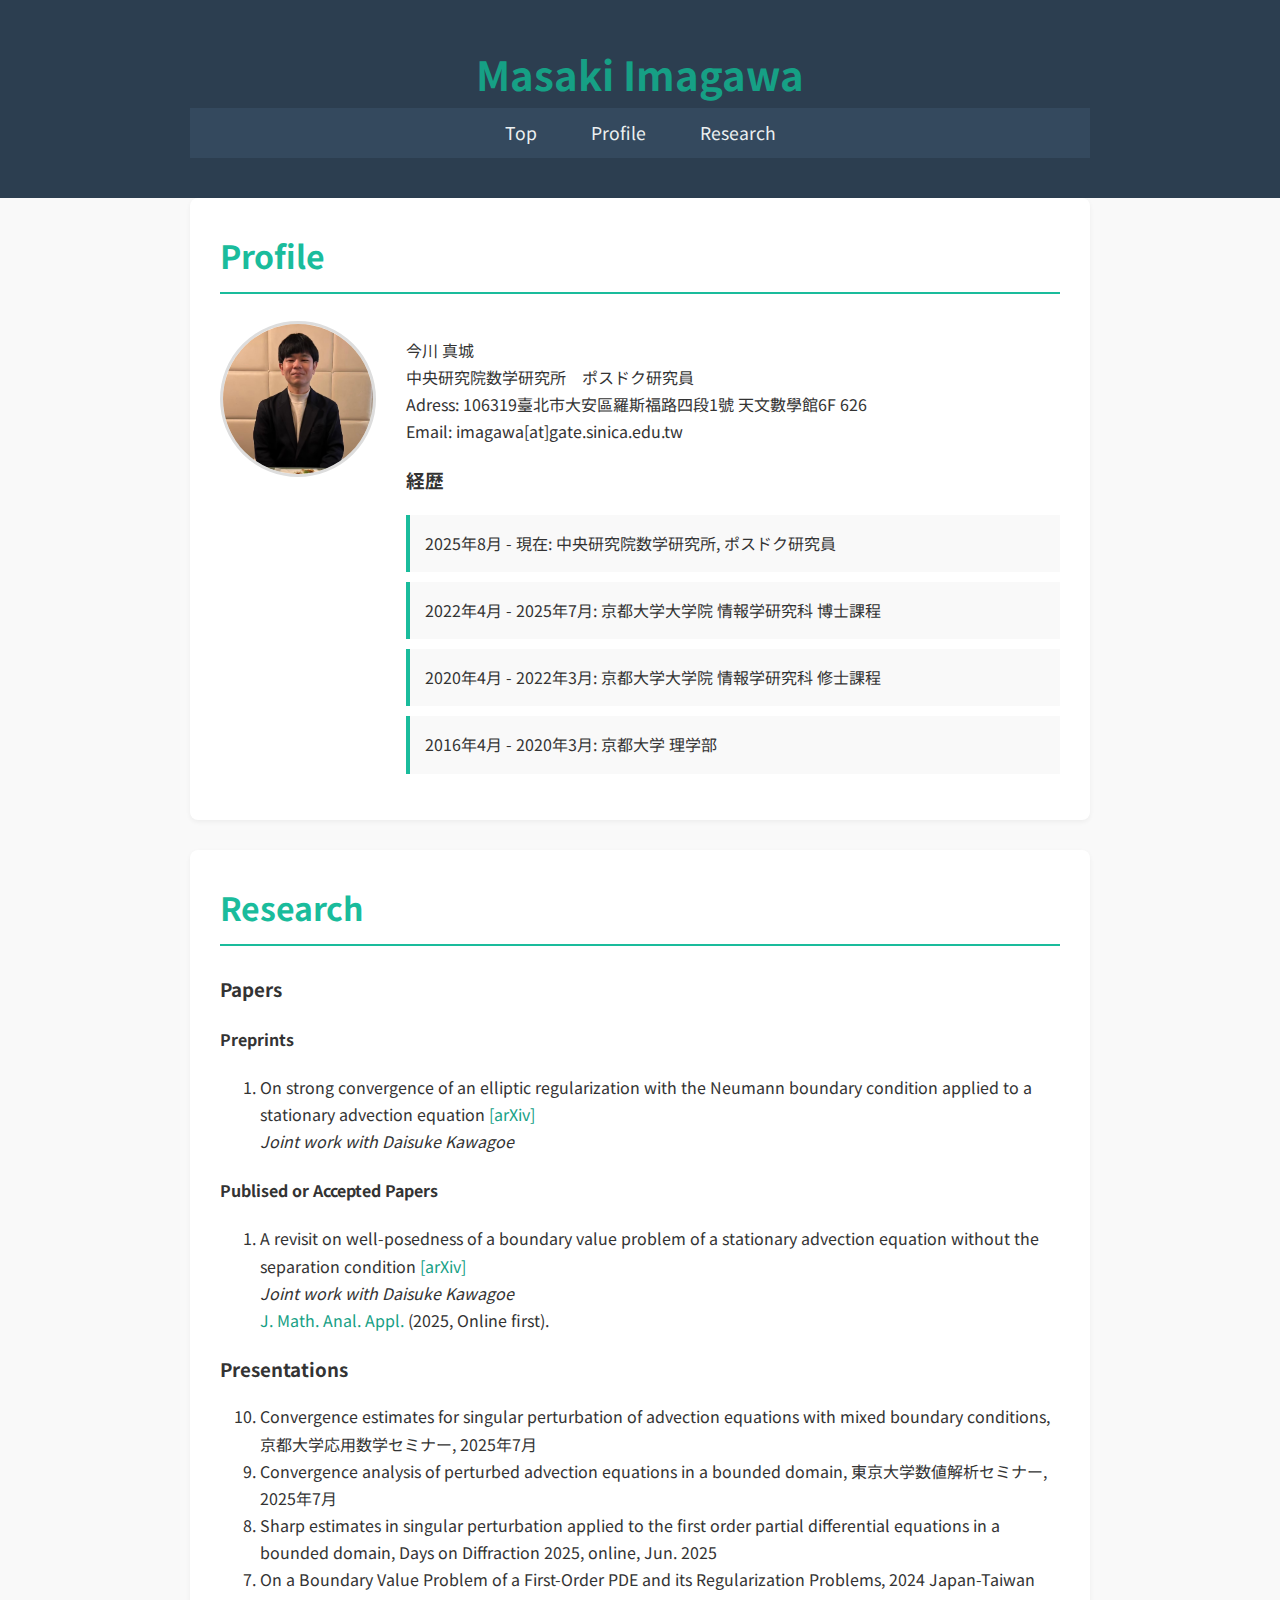
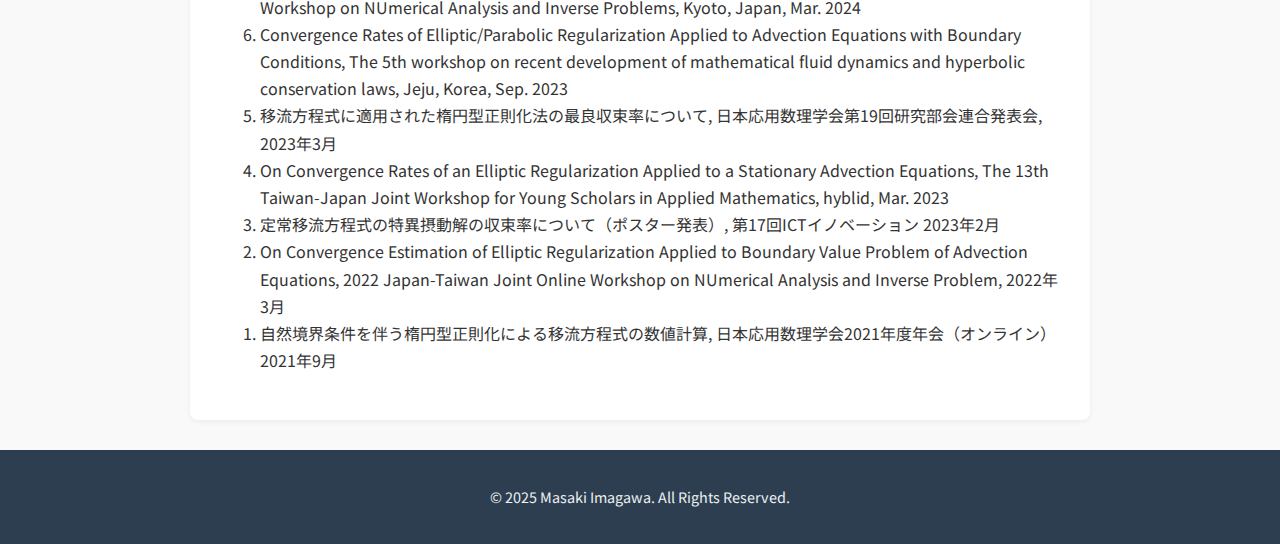
<file: index.html>
<!DOCTYPE html>
<html lang="ja">
<head>
    <meta charset="UTF-8">
    <meta name="viewport" content="width=device-width, initial-scale=1.0">
    <title>今川真城 - 中央研究院数学研究所</title>
    <link rel="stylesheet" href="style.css">
    <link href="https://fonts.googleapis.com/css2?family=Noto+Sans+JP:wght@300;400;700&family=Roboto:wght@400;700&display=swap" rel="stylesheet">
</head>
<body>
    <header>
        <div class="container">
            <h1 class="site-title"><a href="#">Masaki Imagawa</a></h1>
            <nav>
                <ul>
                    <li><a href="#">Top</a></li>
                    <li><a href="#profile">Profile</a></li>
                    <li><a href="#research">Research</a></li>
                    <!-- <li><a href="#contact">Contact</a></li> -->
                </ul>
            </nav>
        </div>
    </header>

    
    <main class="container">
        <section id="profile">
            <h2>Profile</h2>
            <div class="profile-content">
                  <img src="profile_picture.jpg" alt="プロフィール写真" class="profile-pic">
                <div class="profile-text">
                    <p>
                        今川 真城<br>
                        中央研究院数学研究所　ポスドク研究員<br>
                        Adress: 106319臺北市大安區羅斯福路四段1號 天文數學館6F 626<br>
                        Email: imagawa[at]gate.sinica.edu.tw<br>
                    </p>
                    <h3>経歴</h3>
                    <ul>
                        <li>2025年8月 - 現在: 中央研究院数学研究所, ポスドク研究員</li>
                        <li>2022年4月 - 2025年7月: 京都大学大学院 情報学研究科 博士課程</li>
                        <li>2020年4月 - 2022年3月: 京都大学大学院 情報学研究科 修士課程</li>
                        <li>2016年4月 - 2020年3月: 京都大学 理学部</li>
                    </ul>
                    <!-- <h3>受賞歴 (Awards)</h3>
                    <ul>
                        <li></li>
                    </ul> -->
                </div>
            </div>
        </section>


        <section id="research">
            <h2>Research</h2>
            <h3>Papers</h3>
            <h4>Preprints</h4>
                <ol reversed>
                <li>On strong convergence of an elliptic regularization with the Neumann boundary condition applied to a stationary advection equation <a href="https://arxiv.org/abs/2303.17904">[arXiv]</a><br>
                    <i>Joint work with Daisuke Kawagoe</i>
                </li>
            </ol>
            <h4>Publised or Accepted Papers</h4>
            <ol reversed>
                <li>A revisit on well-posedness of a boundary value problem of a stationary advection equation without the separation condition <a href="https://arxiv.org/abs/2409.15603">[arXiv]</a><br> 
                    <i>Joint work with Daisuke Kawagoe</i><br>
                    <a href="https://www.sciencedirect.com/science/article/abs/pii/S0022247X25004767">J. Math. Anal. Appl.</a> (2025, Online first).
                </li>
            </ol>
            <h3>Presentations</h3>
            <ol reversed>
                <li>Convergence estimates for singular perturbation of advection equations with mixed boundary conditions, 京都大学応用数学セミナー, 2025年7月</li>
                <li>Convergence analysis of perturbed advection equations in a bounded domain, 東京大学数値解析セミナー, 2025年7月</li>
                <li>Sharp estimates in singular perturbation applied to the first order partial differential equations in a bounded domain, Days on Diffraction 2025, online, Jun. 2025</li>
                <li>On a Boundary Value Problem of a First-Order PDE and its Regularization Problems, 2024 Japan-Taiwan Workshop on NUmerical Analysis and Inverse Problems, Kyoto, Japan, Mar. 2024</li>
                <li>Convergence Rates of Elliptic/Parabolic Regularization Applied to Advection Equations with Boundary Conditions, 
                    The 5th workshop on recent development of mathematical fluid dynamics and hyperbolic conservation laws, Jeju, Korea, Sep. 2023</li>
                <li>移流方程式に適用された楕円型正則化法の最良収束率について, 日本応用数理学会第19回研究部会連合発表会, 2023年3月</li>
                <li>On Convergence Rates of an Elliptic Regularization Applied to a Stationary Advection Equations, The 13th Taiwan-Japan Joint Workshop for Young Scholars in Applied Mathematics, hyblid, Mar. 2023</li>
                <li>定常移流方程式の特異摂動解の収束率について（ポスター発表）, 第17回ICTイノベーション 2023年2月</li>
                <li>On Convergence Estimation of Elliptic Regularization Applied to Boundary Value Problem of Advection Equations, 
                    2022 Japan-Taiwan Joint Online Workshop on NUmerical Analysis and Inverse Problem, 2022年3月</li>
                <li>自然境界条件を伴う楕円型正則化による移流方程式の数値計算, 日本応用数理学会2021年度年会（オンライン）2021年9月</li>
            </ol>
        </section>

        <!-- <section id="contact">
            <h2>Contact</h2>
            <p>
                Email: imagawa[at]gate.sinica.edu.tw<br>
                Address:106319臺北市大安區羅斯福路四段1號 天文數學館6樓626
            </p>
        </section> -->
    </main>

    <footer>
        <div class="container">
            <p>&copy; 2025 Masaki Imagawa. All Rights Reserved.</p>
        </div>
    </footer>
</body>
</html>
</file>
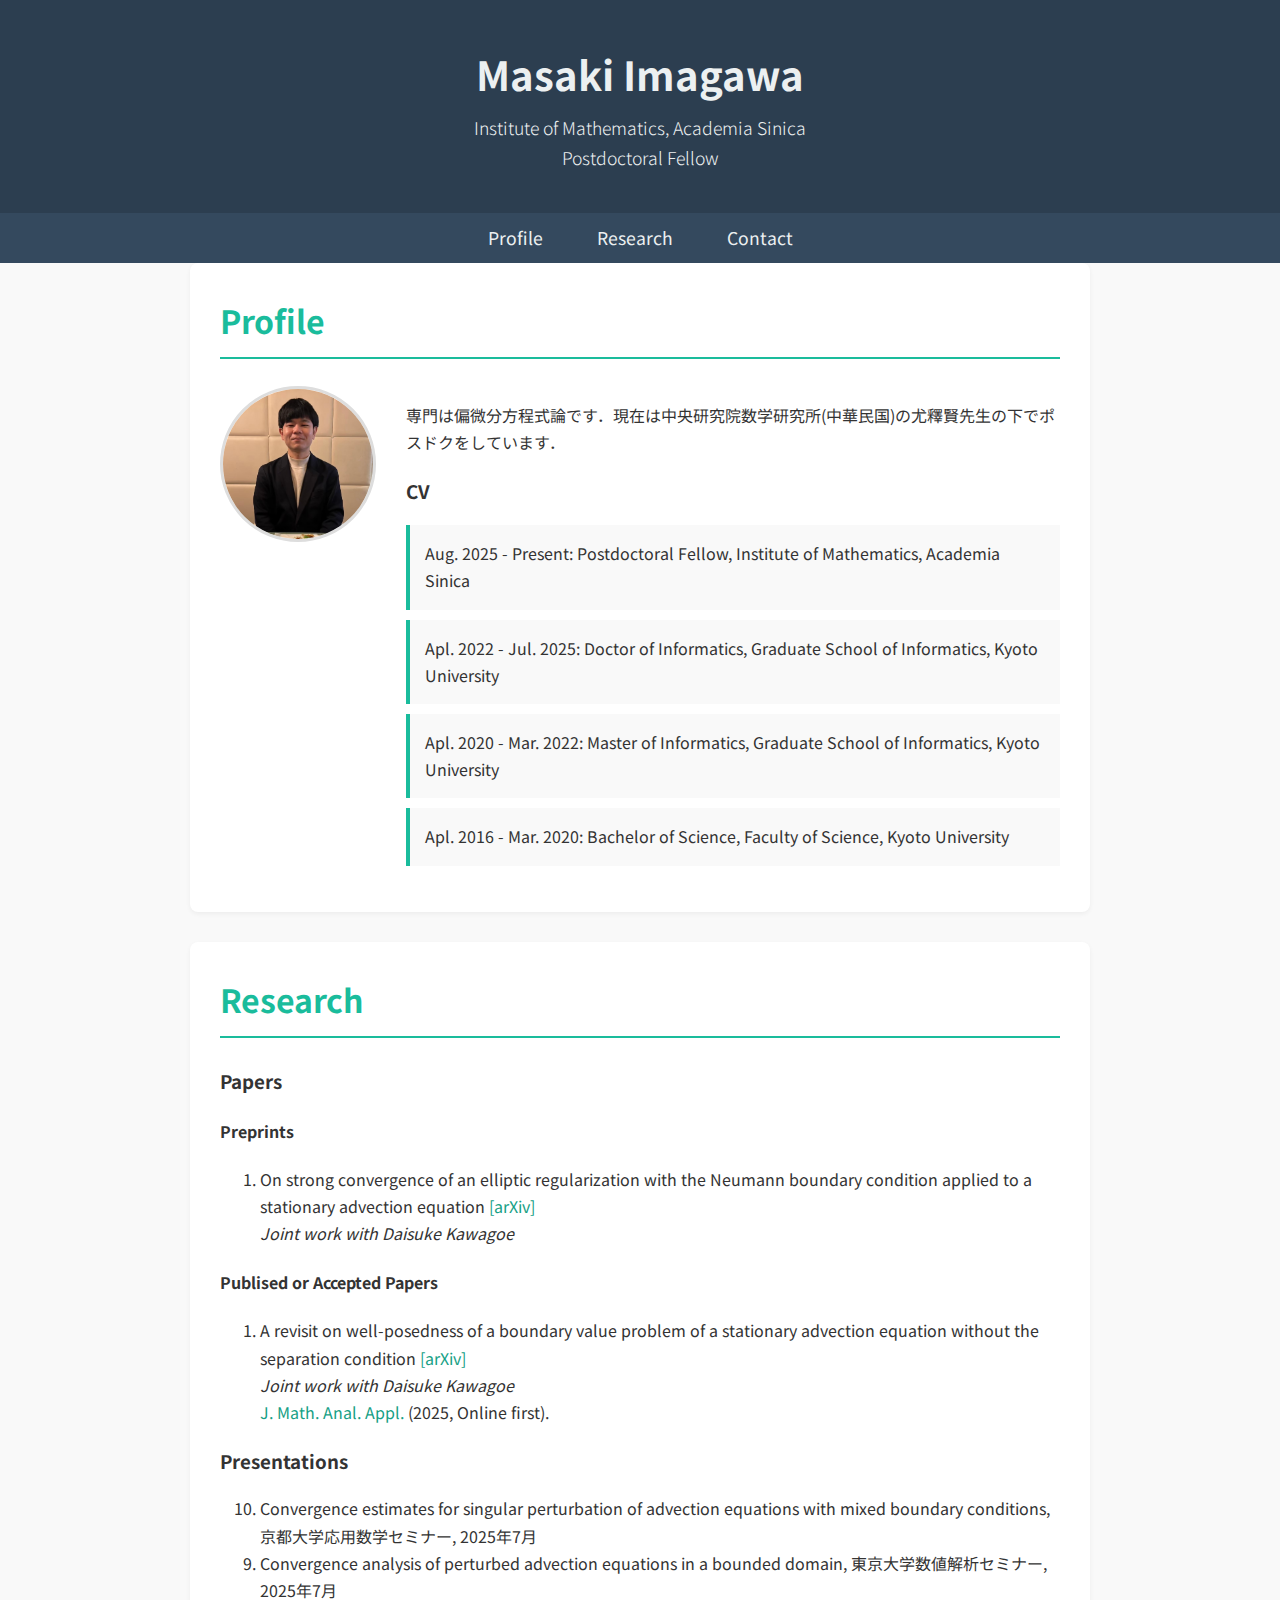
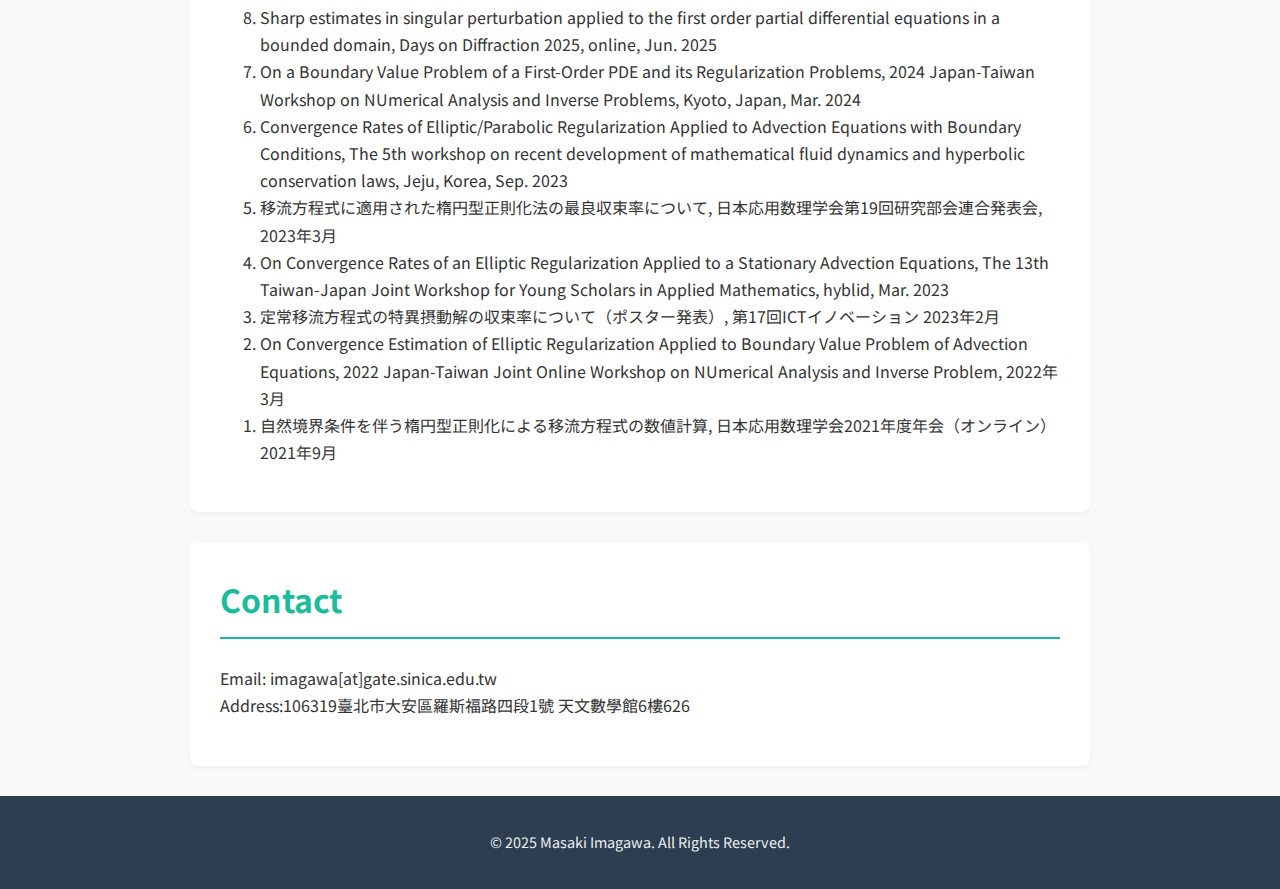
<file: en.html>
<!DOCTYPE html>
<html lang="ja">
<head>
    <meta charset="UTF-8">
    <meta name="viewport" content="width=device-width, initial-scale=1.0">
    <title>Masaki Imagawa - Institute of Mathematics, Academia Sinica</title>
    <link rel="stylesheet" href="style.css">
    <link href="https://fonts.googleapis.com/css2?family=Noto+Sans+JP:wght@300;400;700&family=Roboto:wght@400;700&display=swap" rel="stylesheet">
</head>
<body>
    <header>
        <div class="container">
            <h1>Masaki Imagawa </h1>
            <p>Institute of Mathematics, Academia Sinica<br>Postdoctoral Fellow</p>
        </div>
    </header>

    <nav>
        <div class="container">
            <ul>
                <li><a href="#profile">Profile</a></li>
                <li><a href="#research">Research</a></li>
                <li><a href="#contact">Contact</a></li>
            </ul>
        </div>
    </nav>

    <main class="container">
        <section id="profile">
            <h2>Profile</h2>
            <div class="profile-content">
                  <img src="profile_picture.jpg" alt="プロフィール写真" class="profile-pic">
                <div class="profile-text">
                    <p>専門は偏微分方程式論です．現在は中央研究院数学研究所(中華民国)の尤釋賢先生の下でポスドクをしています．</p>
                    <h3>CV</h3>
                    <ul>
                        <li>Aug. 2025 - Present: Postdoctoral Fellow, Institute of Mathematics, Academia Sinica</li>
                        <li>Apl. 2022 - Jul. 2025: Doctor of Informatics, Graduate School of Informatics, Kyoto University</li>
                        <li>Apl. 2020 - Mar. 2022: Master of Informatics, Graduate School of Informatics, Kyoto University</li>
                        <li>Apl. 2016 - Mar. 2020: Bachelor of Science, Faculty of Science, Kyoto University</li>
                    </ul>
                    <!-- <h3>受賞歴 (Awards)</h3>
                    <ul>
                        <li></li>
                    </ul> -->
                </div>
            </div>
        </section>


        <section id="research">
            <h2>Research</h2>
            <h3>Papers</h3>
            <h4>Preprints</h4>
                <ol reversed>
                <li>On strong convergence of an elliptic regularization with the Neumann boundary condition applied to a stationary advection equation <a href="https://arxiv.org/abs/2303.17904">[arXiv]</a><br>
                    <i>Joint work with Daisuke Kawagoe</i>
                </li>
            </ol>
            <h4>Publised or Accepted Papers</h4>
            <ol reversed>
                <li>A revisit on well-posedness of a boundary value problem of a stationary advection equation without the separation condition <a href="https://arxiv.org/abs/2409.15603">[arXiv]</a><br> 
                    <i>Joint work with Daisuke Kawagoe</i><br>
                    <a href="https://www.sciencedirect.com/science/article/abs/pii/S0022247X25004767">J. Math. Anal. Appl.</a> (2025, Online first).
                </li>
            </ol>
            <h3>Presentations</h3>
            <ol reversed>
                <li>Convergence estimates for singular perturbation of advection equations with mixed boundary conditions, 京都大学応用数学セミナー, 2025年7月</li>
                <li>Convergence analysis of perturbed advection equations in a bounded domain, 東京大学数値解析セミナー, 2025年7月</li>
                <li>Sharp estimates in singular perturbation applied to the first order partial differential equations in a bounded domain, Days on Diffraction 2025, online, Jun. 2025</li>
                <li>On a Boundary Value Problem of a First-Order PDE and its Regularization Problems, 2024 Japan-Taiwan Workshop on NUmerical Analysis and Inverse Problems, Kyoto, Japan, Mar. 2024</li>
                <li>Convergence Rates of Elliptic/Parabolic Regularization Applied to Advection Equations with Boundary Conditions, 
                    The 5th workshop on recent development of mathematical fluid dynamics and hyperbolic conservation laws, Jeju, Korea, Sep. 2023</li>
                <li>移流方程式に適用された楕円型正則化法の最良収束率について, 日本応用数理学会第19回研究部会連合発表会, 2023年3月</li>
                <li>On Convergence Rates of an Elliptic Regularization Applied to a Stationary Advection Equations, The 13th Taiwan-Japan Joint Workshop for Young Scholars in Applied Mathematics, hyblid, Mar. 2023</li>
                <li>定常移流方程式の特異摂動解の収束率について（ポスター発表）, 第17回ICTイノベーション 2023年2月</li>
                <li>On Convergence Estimation of Elliptic Regularization Applied to Boundary Value Problem of Advection Equations, 
                    2022 Japan-Taiwan Joint Online Workshop on NUmerical Analysis and Inverse Problem, 2022年3月</li>
                <li>自然境界条件を伴う楕円型正則化による移流方程式の数値計算, 日本応用数理学会2021年度年会（オンライン）2021年9月</li>
            </ol>
        </section>

        <section id="contact">
            <h2>Contact</h2>
            <p>
                Email: imagawa[at]gate.sinica.edu.tw<br>
                Address:106319臺北市大安區羅斯福路四段1號 天文數學館6樓626
            </p>
        </section>
    </main>

    <footer>
        <div class="container">
            <p>&copy; 2025 Masaki Imagawa. All Rights Reserved.</p>
        </div>
    </footer>
</body>
</html>
</file>
<file: style.css>
/* 基本設定 */
body {
    font-family: 'Noto Sans JP', 'Roboto', sans-serif;
    line-height: 1.7;
    color: #333;
    background-color: #f9f9f9;
    margin: 0;
}

.container {
    max-width: 900px;
    margin: 0 auto;
    padding: 0 20px;
}

/* ヘッダー */
header {
    background-color: #2c3e50;
    color: #ecf0f1;
    padding: 40px 0;
    text-align: center;
}

header h1 {
    margin: 0;
    font-size: 2.5em;
    font-weight: 700;
}

header p {
    margin: 5px 0 0;
    font-size: 1.1em;
    font-weight: 300;
}

/* ナビゲーション */
nav {
    background-color: #34495e;
    padding: 10px 0;
    position: sticky;
    top: 0;
    z-index: 100;
}

nav ul {
    list-style: none;
    padding: 0;
    margin: 0;
    text-align: center;
}

nav ul li {
    display: inline-block;
    margin: 0 15px;
}

nav ul li a {
    color: #ecf0f1;
    text-decoration: none;
    font-size: 1.1em;
    padding: 5px 10px;
    transition: color 0.3s;
}

nav ul li a:hover {
    color: #1abc9c;
}

/* メインコンテンツ */
main {
    padding: 40px 0;
}

section {
    background-color: #fff;
    margin-bottom: 30px;
    padding: 30px;
    border-radius: 8px;
    box-shadow: 0 2px 5px rgba(0,0,0,0.05);
}

h2 {
    font-size: 2em;
    color: #1abc9c;
    border-bottom: 2px solid #1abc9c;
    padding-bottom: 10px;
    margin-top: 0;
}

/* プロフィールセクション */
.profile-content {
    display: flex;
    align-items: flex-start;
    gap: 30px;
}

.profile-pic {
    width: 150px;
    height: 150px;
    border-radius: 50%;
    object-fit: cover;
    border: 3px solid #ddd;
}

.profile-text {
    flex: 1;
}

/* 論文・連絡先リスト */
section ul {
    list-style: none;
    padding-left: 0;
}

section ul li {
    background-color: #f9f9f9;
    padding: 15px;
    margin-bottom: 10px;
    border-left: 4px solid #1abc9c;
}

a {
    color: #16a085;
    text-decoration: none;
}

a:hover {
    text-decoration: underline;
}

.mark{
	background:linear-gradient(transparent 89%, #ffbf7f 89%);
	font-weight:bold;
	font-size: 22px;
	line-height: 22px;
	height: 22px;
}

.line {
	position: relative;
	border-left: solid 8px #009cd3;/*左線*/
}


/* フッター */
footer {
    text-align: center;
    padding: 20px 0;
    background-color: #2c3e50;
    color: #ecf0f1;
    font-size: 0.9em;
}

/* レスポンシブ対応 */
@media (max-width: 768px) {
    .profile-content {
        flex-direction: column;
        align-items: center;
        text-align: center;
    }
    nav ul li {
        margin: 0 8px;
    }
}
</file>
